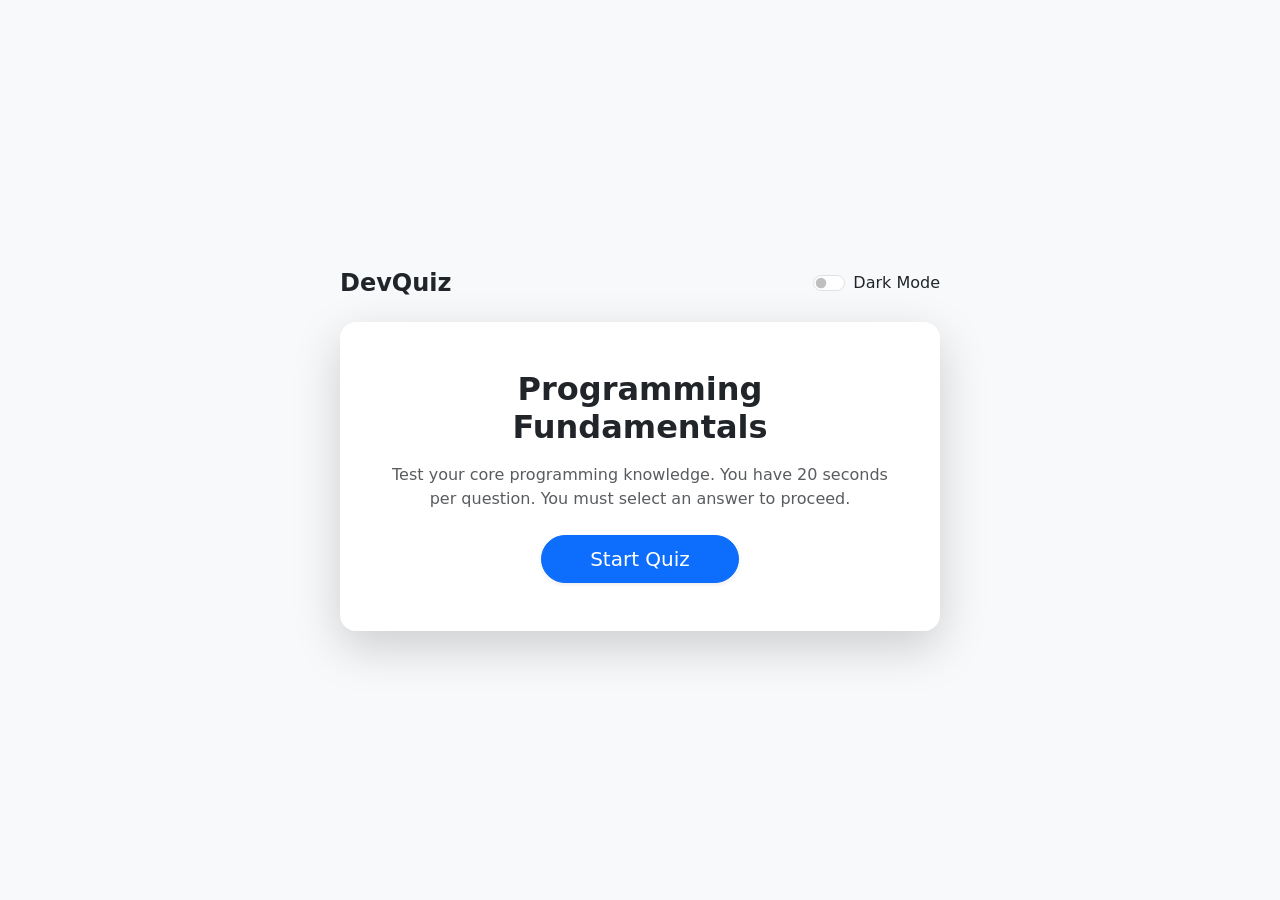
<file: index.html>
<!DOCTYPE html>
<html lang="en" data-bs-theme="light">
<head>
    <meta charset="UTF-8">
    <meta name="viewport" content="width=device-width, initial-scale=1.0">
    <title>Programming Fundamentals Quiz</title>
    <link href="https://cdn.jsdelivr.net/npm/bootstrap@5.3.2/dist/css/bootstrap.min.css" rel="stylesheet">
    <link rel="stylesheet" href="styles.css">
</head>
<body>
    <div class="container min-vh-100 d-flex flex-column justify-content-center align-items-center py-5">
        
        <div class="w-100 max-w-600 d-flex justify-content-between align-items-center mb-4">
            <h4 class="mb-0 fw-bold">DevQuiz</h4>
            <div class="form-check form-switch">
                <input class="form-check-input cursor-pointer" type="checkbox" role="switch" id="darkModeToggle">
                <label class="form-check-label user-select-none" for="darkModeToggle">Dark Mode</label>
            </div>
        </div>

        <div class="card shadow-lg w-100 max-w-600 border-0 rounded-4">
            <div class="card-body p-4 p-md-5 relative-container">

                <div id="start-screen" class="view-section active text-center">
                    <h2 class="fw-bold mb-3">Programming Fundamentals</h2>
                    <p class="text-muted mb-4">Test your core programming knowledge. You have 20 seconds per question. You must select an answer to proceed.</p>
                    <button id="start-btn" class="btn btn-primary btn-lg px-5 rounded-pill shadow-sm">Start Quiz</button>
                </div>

                <div id="quiz-screen" class="view-section d-none">
                    <div class="d-flex justify-content-between align-items-center mb-3">
                        <span id="question-tracker" class="badge bg-secondary rounded-pill px-3 py-2 fs-6">Question 1/5</span>
                        <div class="timer-badge d-flex align-items-center bg-danger text-white rounded-pill px-3 py-2 fs-6 fw-bold">
                            <span id="time-left">20</span>s
                        </div>
                    </div>
                    
                    <div class="progress mb-4" style="height: 8px;">
                        <div id="progress-bar" class="progress-bar bg-primary" role="progressbar" style="width: 0%;"></div>
                    </div>

                    <h4 id="question-text" class="mb-4 fw-semibold lh-base">Question text goes here?</h4>
                    
                    <div id="options-container" class="d-flex flex-column gap-2 mb-4">
                        </div>

                    <div class="text-end">
                        <button id="next-btn" class="btn btn-primary px-4 rounded-pill" disabled>Next Question</button>
                    </div>
                </div>

                <div id="result-screen" class="view-section d-none text-center">
                    <h2 class="fw-bold mb-3">Quiz Complete!</h2>
                    <div class="display-1 fw-bold text-primary mb-2" id="final-score">0/5</div>
                    <p class="text-muted mb-4" id="score-message">Great effort!</p>
                    
                    <div class="card bg-body-tertiary border-0 rounded-4 mb-4 text-start">
                        <div class="card-body">
                            <h5 class="fw-bold mb-3 border-bottom pb-2">Past Attempts</h5>
                            <ul id="history-list" class="list-group list-group-flush bg-transparent">
                                </ul>
                        </div>
                    </div>

                    <button id="restart-btn" class="btn btn-outline-primary btn-lg px-5 rounded-pill">Take Quiz Again</button>
                </div>

            </div>
        </div>
    </div>

    <script src="https://cdn.jsdelivr.net/npm/bootstrap@5.3.2/dist/js/bootstrap.bundle.min.js"></script>
    <script src="app.js"></script>
</body>
</html>
</file>
<file: styles.css>
/* Core Layout Utilities */
body {
    transition: background-color 0.3s ease, color 0.3s ease;
    background-color: #f8f9fa;
}

[data-bs-theme="dark"] body {
    background-color: #121212;
}

.max-w-600 {
    max-width: 600px;
    margin: 0 auto;
}

.cursor-pointer {
    cursor: pointer;
}

/* Option Buttons Styling */
.option-btn {
    text-align: left;
    padding: 1rem 1.25rem;
    border-radius: 0.75rem;
    border: 2px solid var(--bs-border-color);
    background-color: var(--bs-body-bg);
    color: var(--bs-body-color);
    transition: all 0.2s ease-in-out;
    cursor: pointer;
    font-weight: 500;
}

.option-btn:hover:not(.selected):not(.disabled) {
    border-color: #0d6efd;
    background-color: rgba(13, 110, 253, 0.05);
}

.option-btn.selected {
    border-color: #0d6efd;
    background-color: #0d6efd;
    color: white;
}

/* Disabled state when timer runs out or option selected */
.option-btn.disabled {
    cursor: not-allowed;
    opacity: 0.7;
}

/* Smooth view transitions */
.view-section {
    animation: fadeIn 0.4s ease-in-out;
}

@keyframes fadeIn {
    from { opacity: 0; transform: translateY(10px); }
    to { opacity: 1; transform: translateY(0); }
}

/* Custom Scrollbar for History */
#history-list {
    max-height: 150px;
    overflow-y: auto;
}

#history-list::-webkit-scrollbar {
    width: 6px;
}
#history-list::-webkit-scrollbar-thumb {
    background-color: var(--bs-secondary-bg);
    border-radius: 10px;
}
</file>
